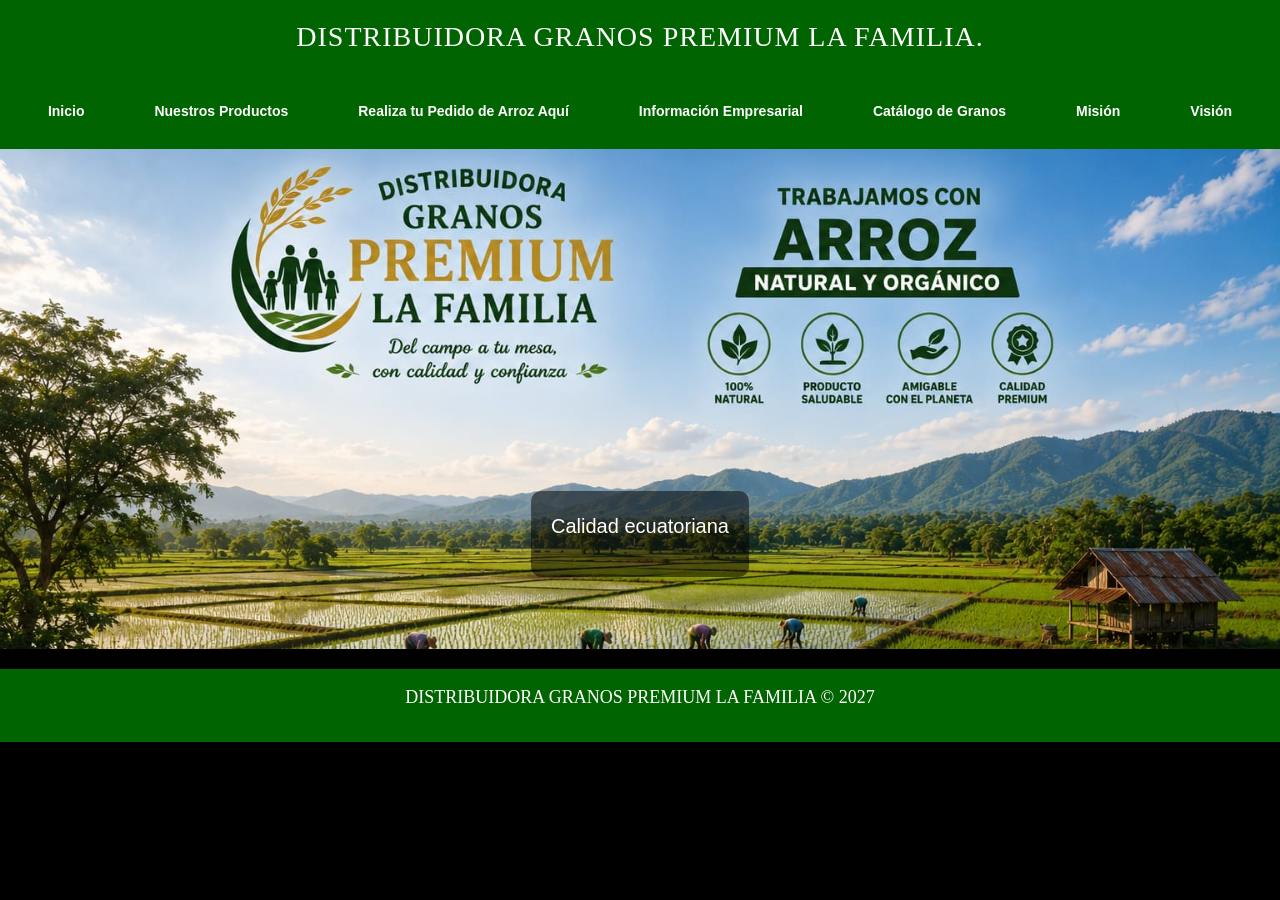
<file: index.html>
<!DOCTYPE html>
<html lang="es">
<head>
    <meta charset="UTF-8">
    <meta name="viewport" content="width=device-width, initial-scale=1.0">
    <title>DISTRIBUIDORA GRANOS PREMIUM LA FAMILIA</title>

    <link href="https://cdn.jsdelivr.net/npm/bootstrap@5.3.0/dist/css/bootstrap.min.css" rel="stylesheet">
    <link rel="stylesheet" href="style.css">
    <link rel="stylesheet" href="slider.css">

    <style>

        *{
            margin:0;
            padding:0;
            box-sizing:border-box;
        }

        header{
            background:#006400;
            padding:15px;
        }

        .titulo{
            color:#fff;
            text-align:center;
            margin-bottom:15px;
            font-size:28px;
        }

        nav{
            position:relative;
        }

        .btn-menu{
            display:none;
            font-size:30px;
            color:#006400;
            background:#fff;
            border:none;
            border-radius:5px;
            padding:5px 10px;
            cursor:pointer;
            margin:auto;
        }

        .menu{
            display:flex;
            justify-content:center;
            align-items:center;
            list-style:none;
            gap:20px;
        }

        .menu li a{
            color:white;
            text-decoration:none;
            padding:12px 15px;
            display:block;
            font-weight:bold;
            transition:.3s;
            border-radius:5px;
        }

        .menu li a:hover{
            background:#0b8d0b;
        }

        footer{
            background:#006400;
            color:white;
            padding:15px;
            margin-top:20px;
        }

        @media(max-width:768px){

            .btn-menu{
                display:block;
            }

            .menu{
                display:none;
                flex-direction:column;
                width:100%;
                margin-top:15px;
                background:#006400;
            }

            .menu.active{
                display:flex;
            }

            .menu li{
                width:100%;
                text-align:center;
                border-top:1px solid rgba(255,255,255,.2);
            }

            .menu li a{
                padding:15px;
            }

            .titulo{
                font-size:22px;
            }

        }

    </style>

</head>

<body>

<header>

<h1 class="titulo">DISTRIBUIDORA GRANOS PREMIUM LA FAMILIA.</h1>

<nav>

<button class="btn-menu" id="btn-menu">
☰
</button>

<ul class="menu" id="menu">

<li><a href="index.html">Inicio</a></li>

<li><a href="servicios.html">Nuestros Productos</a></li>

<li><a href="producto.html">Realiza tu Pedido de Arroz Aquí</a></li>

<li><a href="Informacion.html">Información Empresarial</a></li>
    <li><a href="catalago.html">Catálogo de Granos</a></li>

<li><a href="Informacion.html#Misión">Misión</a></li>

<li><a href="Informacion.html#Visión">Visión</a></li>

</ul>

</nav>

</header>


<div class="slider">

<div class="slides">

<div class="slide">
<img src="im/b.jpeg" alt="">
<div class="texto">
<h2></h2>
<p>Calidad ecuatoriana</p>
</div>
</div>

<div class="slide">
<img src="im/c.jpeg" alt="">
<div class="texto">
<h2></h2>
<p>Directo del campo</p>
</div>
</div>

<div class="slide">
<img src="im/d.jpeg" alt="">
<div class="texto">
<h2></h2>
<p>Granos seleccionados</p>
</div>
</div>

<div class="slide">
<img src="im/az.jpeg" alt="">
<div class="texto">
<h2></h2>
<p>Alimentos saludables</p>
</div>
</div>

</div>

</div>

<footer>

<center>
<p>DISTRIBUIDORA GRANOS PREMIUM LA FAMILIA © 2027</p>
</center>

</footer>

<script>

const boton=document.getElementById("btn-menu");
const menu=document.getElementById("menu");

boton.addEventListener("click",function(){
    menu.classList.toggle("active");
});

</script>

</body>
</html>
</file>
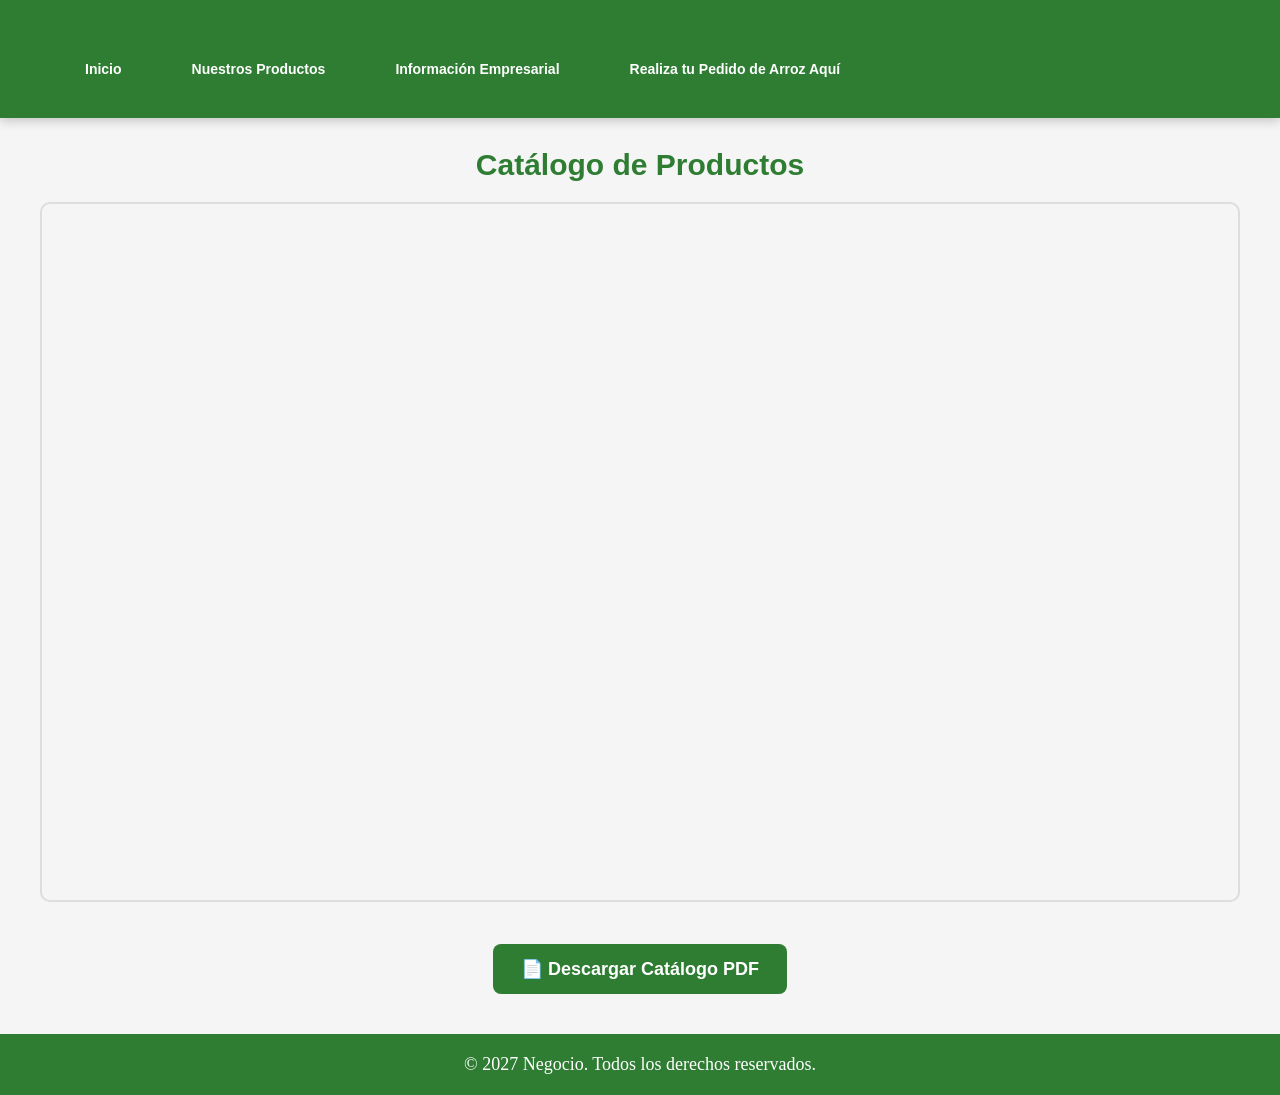
<file: catalago.html>
<!DOCTYPE html>
<html lang="es">
<head>
<meta charset="UTF-8">
<meta name="viewport" content="width=device-width, initial-scale=1.0">

<title>Catálogo de Arroz</title>

<link rel="stylesheet" href="style.css">
<link rel="stylesheet" href="slider.css">

<style>

*{
    margin:0;
    padding:0;
    box-sizing:border-box;
}

body{
    font-family:Arial, Helvetica, sans-serif;
    background:#f5f5f5;
}

/* ========= MENÚ ========= */

header{
    background:#2e7d32;
}

.nav{
    max-width:1200px;
    margin:auto;
    display:flex;
    justify-content:space-between;
    align-items:center;
    padding:15px 20px;
    position:relative;
}

.btn-menu{
    display:none;
    background:none;
    border:none;
    color:#fff;
    font-size:32px;
    cursor:pointer;
}

.menu{
    display:flex;
    list-style:none;
    gap:20px;
}

.menu li a{
    color:#fff;
    text-decoration:none;
    font-weight:bold;
    transition:.3s;
}

.menu li a:hover{
    color:#ffd54f;
}

/* ========= PDF ========= */

.pdf-container{
    width:95%;
    max-width:1200px;
    margin:30px auto;
    text-align:center;
}

.pdf-container h2{
    color:#2e7d32;
    margin-bottom:20px;
    font-size:30px;
}

.pdf-container iframe{
    width:100%;
    height:700px;
    border:2px solid #ddd;
    border-radius:10px;
}

.btn-descargar{
    display:inline-block;
    margin-top:20px;
    padding:14px 28px;
    background:#2e7d32;
    color:#fff;
    text-decoration:none;
    border-radius:8px;
    font-size:18px;
    font-weight:bold;
    transition:.3s;
}

.btn-descargar:hover{
    background:#1b5e20;
}

/* ========= FOOTER ========= */

footer{
    margin-top:40px;
    background:#2e7d32;
    color:#fff;
    text-align:center;
    padding:20px;
}

/* ========= RESPONSIVE ========= */

@media screen and (max-width:768px){

    .btn-menu{
        display:block;
    }

    .menu{
        display:none;
        flex-direction:column;
        position:absolute;
        top:70px;
        left:0;
        width:100%;
        background:#2e7d32;
        text-align:center;
        padding:15px 0;
        z-index:1000;
    }

    .menu.active{
        display:flex;
    }

    .menu li{
        margin:12px 0;
    }

    .menu li a{
        display:block;
        font-size:18px;
    }

    .pdf-container{
        width:96%;
    }

    .pdf-container h2{
        font-size:24px;
    }

    .pdf-container iframe{
        height:500px;
    }

    .btn-descargar{
        width:90%;
        max-width:320px;
        font-size:17px;
    }

}

@media screen and (max-width:480px){

    .pdf-container h2{
        font-size:22px;
    }

    .pdf-container iframe{
        height:350px;
    }

    .btn-descargar{
        width:95%;
        font-size:16px;
        padding:12px;
    }

}

</style>

</head>

<body>

<header>

<nav class="nav">

<button class="btn-menu" id="btn-menu">☰</button>

<ul class="menu" id="menu">

<li><a href="index.html">Inicio</a></li>

<li><a href="servicios.html">Nuestros Productos</a></li>

<li><a href="Informacion.html">Información Empresarial</a></li>

<li><a href="producto.html">Realiza tu Pedido de Arroz Aquí</a></li>

</ul>

</nav>

</header>

<section class="pdf-container">

<h2>Catálogo de Productos</h2>

<iframe
src="pdf/catalago.pdf"
title="Catálogo PDF">
</iframe>

<br><br>

<a href="pdf/catalago.pdf" download class="btn-descargar">
📄 Descargar Catálogo PDF
</a>

</section>

<footer>

<p>&copy; 2027 Negocio. Todos los derechos reservados.</p>

</footer>

<script>

const btnMenu=document.getElementById("btn-menu");
const menu=document.getElementById("menu");

btnMenu.addEventListener("click",function(){
    menu.classList.toggle("active");
});

const enlaces=document.querySelectorAll(".menu a");

enlaces.forEach(function(enlace){
    enlace.addEventListener("click",function(){
        menu.classList.remove("active");
    });
});

window.addEventListener("resize",function(){
    if(window.innerWidth>768){
        menu.classList.remove("active");
    }
});

</script>

</body>
</html>
</file>
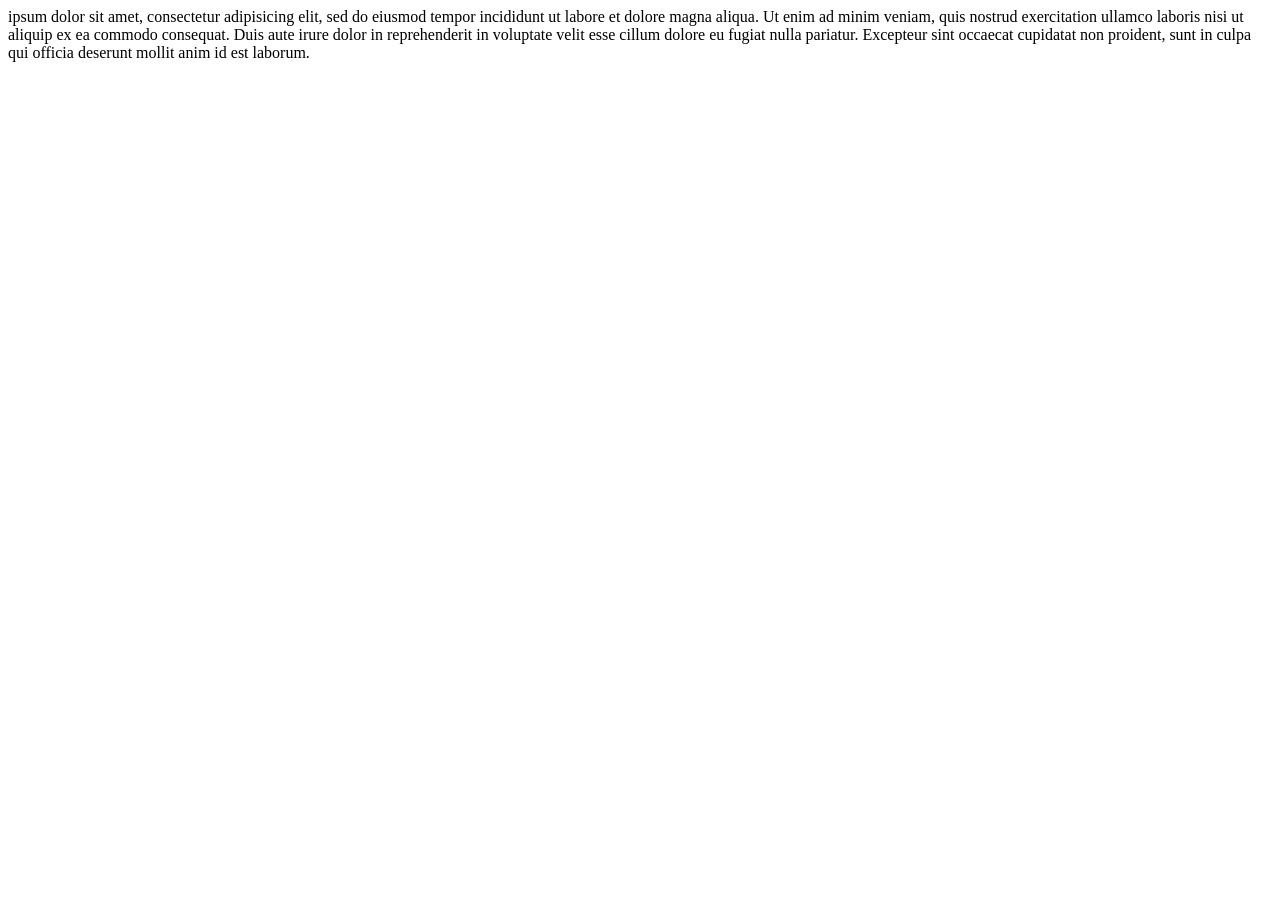
<file: contactos.html>
<!DOCTYPE html>
<html>
<head>
    <meta charset="utf-8">
    <meta name="viewport" content="width=device-width, initial-scale=1">
    <title></title>
</head>
<body>
<Lorem >ipsum dolor sit amet, consectetur adipisicing elit, sed do eiusmod
tempor incididunt ut labore et dolore magna aliqua. Ut enim ad minim veniam,
quis nostrud exercitation ullamco laboris nisi ut aliquip ex ea commodo
consequat. Duis aute irure dolor in reprehenderit in voluptate velit esse
cillum dolore eu fugiat nulla pariatur. Excepteur sint occaecat cupidatat non
proident, sunt in culpa qui officia deserunt mollit anim id est laborum.
</body>
</html>
</file>
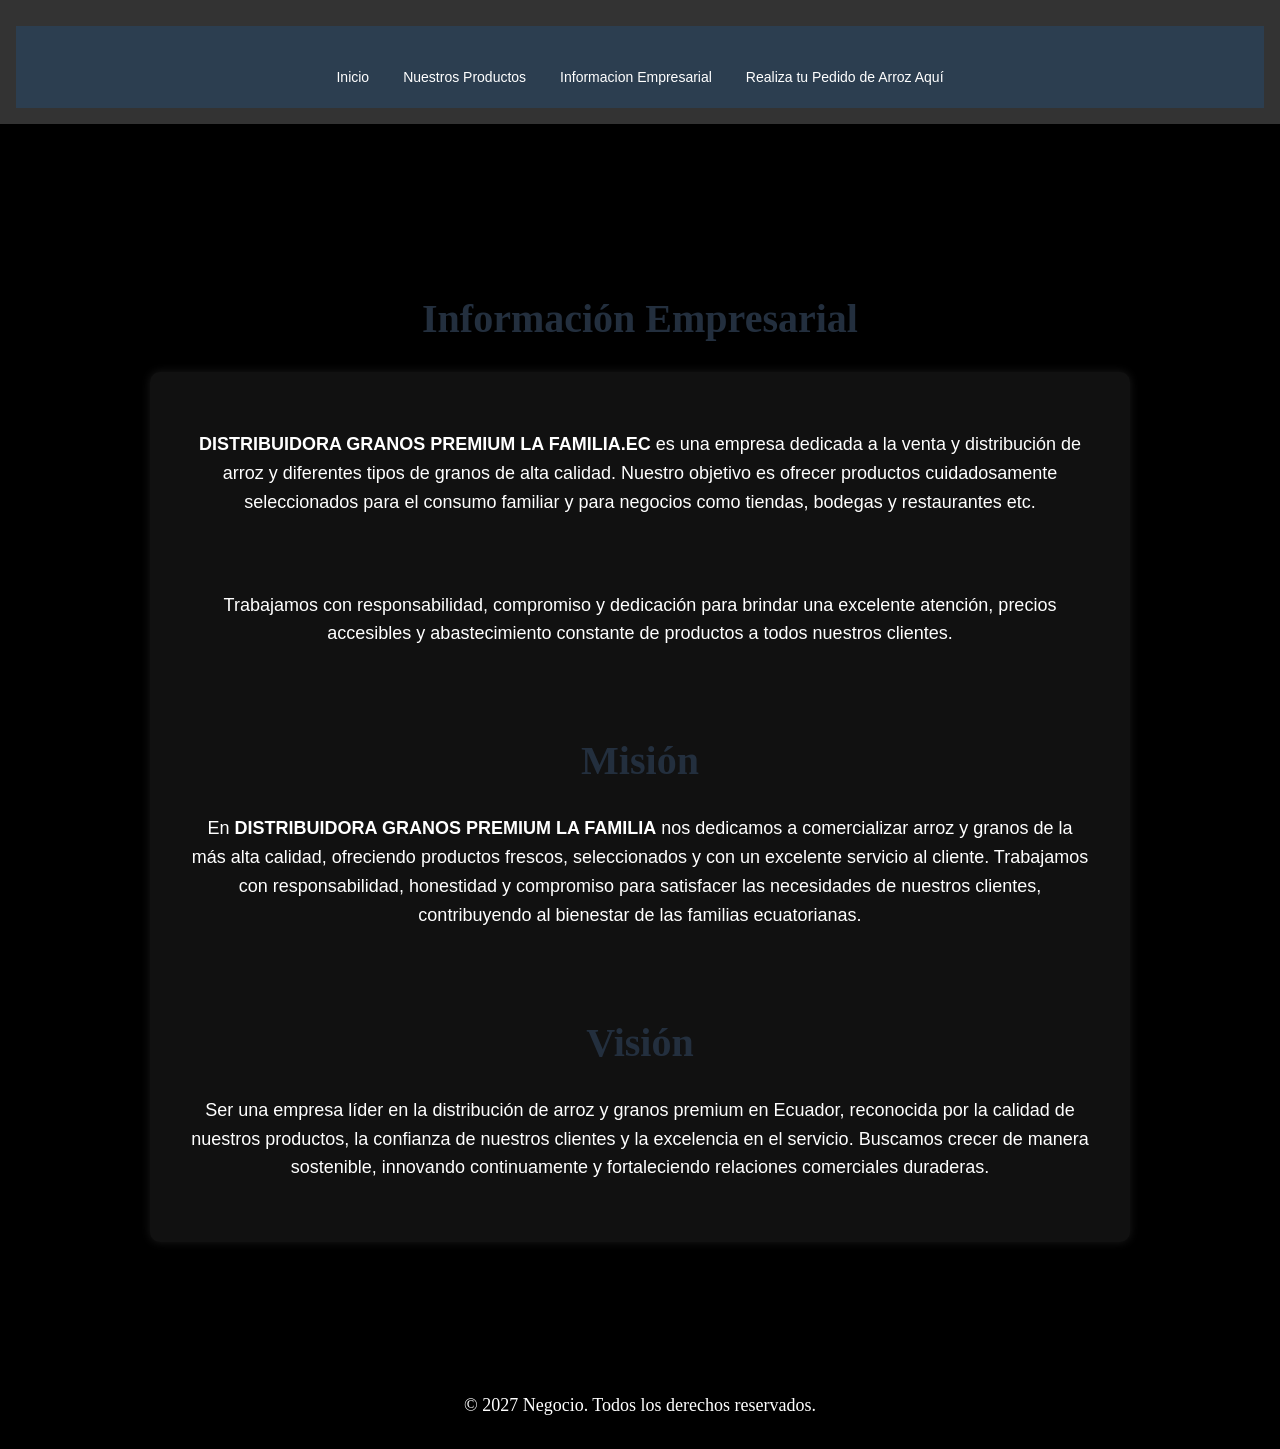
<file: informacion.html>
<!DOCTYPE html>
<html>
<head>
	<meta charset="utf-8">
	<meta name="viewport" content="width=device-width, initial-scale=1">
	 <link rel="stylesheet" href="style.css">
	  <link rel="stylesheet" href="slider.css">
	<title>Informacion</title>
    <style>
/* NAV */
.nav {
    background: #2c3e50;
    padding: 10px;
}

/* MENÚ */
.menu {
    display: flex;
    justify-content: center;
    flex-wrap: wrap;
    list-style: none;
    margin: 0;
    padding: 0;
}

.menu li {
    margin: 5px;
}

.menu li a {
    color: white;
    text-decoration: none;
    padding: 8px 12px;
}

/* BOTÓN */
.btn-menu {
    display: none;
    font-size: 25px;
    background: none;
    border: none;
    color: white;
}

/* CELULAR */
@media (max-width: 768px) {

    .btn-menu {
        display: block;
    }

    .menu {
        display: none;
        flex-direction: column;
        background: #34495e;
        width: 100%;
        text-align: center;
    }

    .menu.active {
        display: flex;
    }
}
</style>
</head>
<body>
 <header>
        
        <nav class="nav">
    <button class="btn-menu" id="btn-menu">☰</button>

    <ul class="menu" id="menu">
        <li><a href="index.html">Inicio</a></li>
        <li><a href="servicios.html">Nuestros Productos</a></li>
        
        <li><a href="Informacion.html">Informacion Empresarial</a></li>
        <li><a href="producto.html">Realiza tu Pedido de Arroz Aquí</a></li>
        
    </ul>
</nav>
    </header>
    
    <<section class="informacion">



<section class="informacion">

<h2>Información Empresarial</h2>

<div class="info-contenedor">

<div class="info-texto">

<p>
<strong>DISTRIBUIDORA GRANOS PREMIUM LA FAMILIA.EC</strong> es una empresa dedicada a la
venta y distribución de arroz y diferentes tipos de granos de alta calidad.
Nuestro objetivo es ofrecer productos cuidadosamente seleccionados para el
consumo familiar y para negocios como tiendas, bodegas y restaurantes etc.
</p><br><br>

<p>
Trabajamos con responsabilidad, compromiso y dedicación para brindar una
excelente atención, precios accesibles y abastecimiento constante de
productos a todos nuestros clientes.
</p><br><br>


<section class="empresa">
    <h2>Misión</h2>
    <p>
        En <strong>DISTRIBUIDORA GRANOS PREMIUM LA FAMILIA</strong> nos dedicamos
        a comercializar arroz y granos de la más alta calidad, ofreciendo productos
        frescos, seleccionados y con un excelente servicio al cliente. Trabajamos
        con responsabilidad, honestidad y compromiso para satisfacer las necesidades
        de nuestros clientes, contribuyendo al bienestar de las familias ecuatorianas.
    </p><br><br>

    <h2>Visión</h2>
    <p>
        Ser una empresa líder en la distribución de arroz y granos premium en Ecuador,
        reconocida por la calidad de nuestros productos, la confianza de nuestros
        clientes y la excelencia en el servicio. Buscamos crecer de manera sostenible,
        innovando continuamente y fortaleciendo relaciones comerciales duraderas.
    </p>
</section>

</div>

</div>

</section>
</section>

    <footer>
        <p>&copy; 2027 Negocio. Todos los derechos reservados.</p>
    </footer>

    <script>
document.getElementById("btn-menu").addEventListener("click", function() {
    document.getElementById("menu").classList.toggle("active");
});
</script>
</body>
</html>
</file>
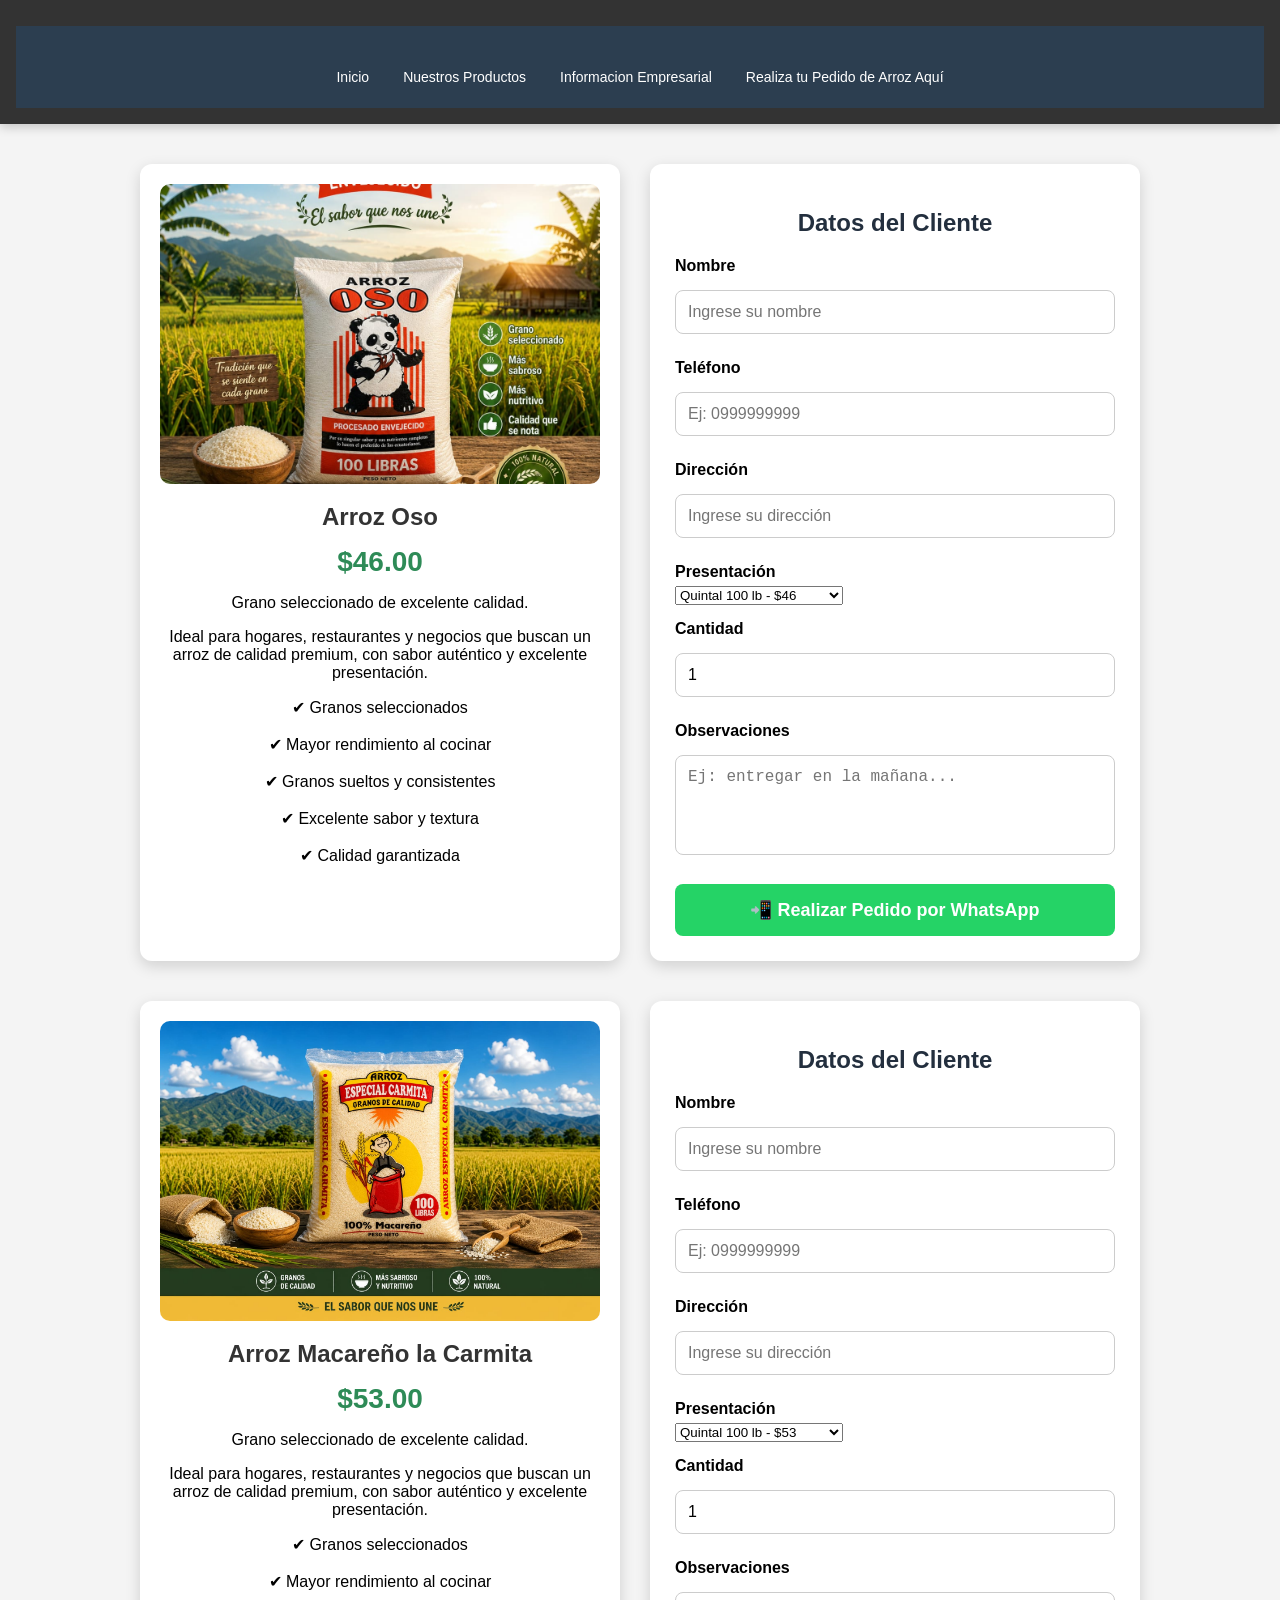
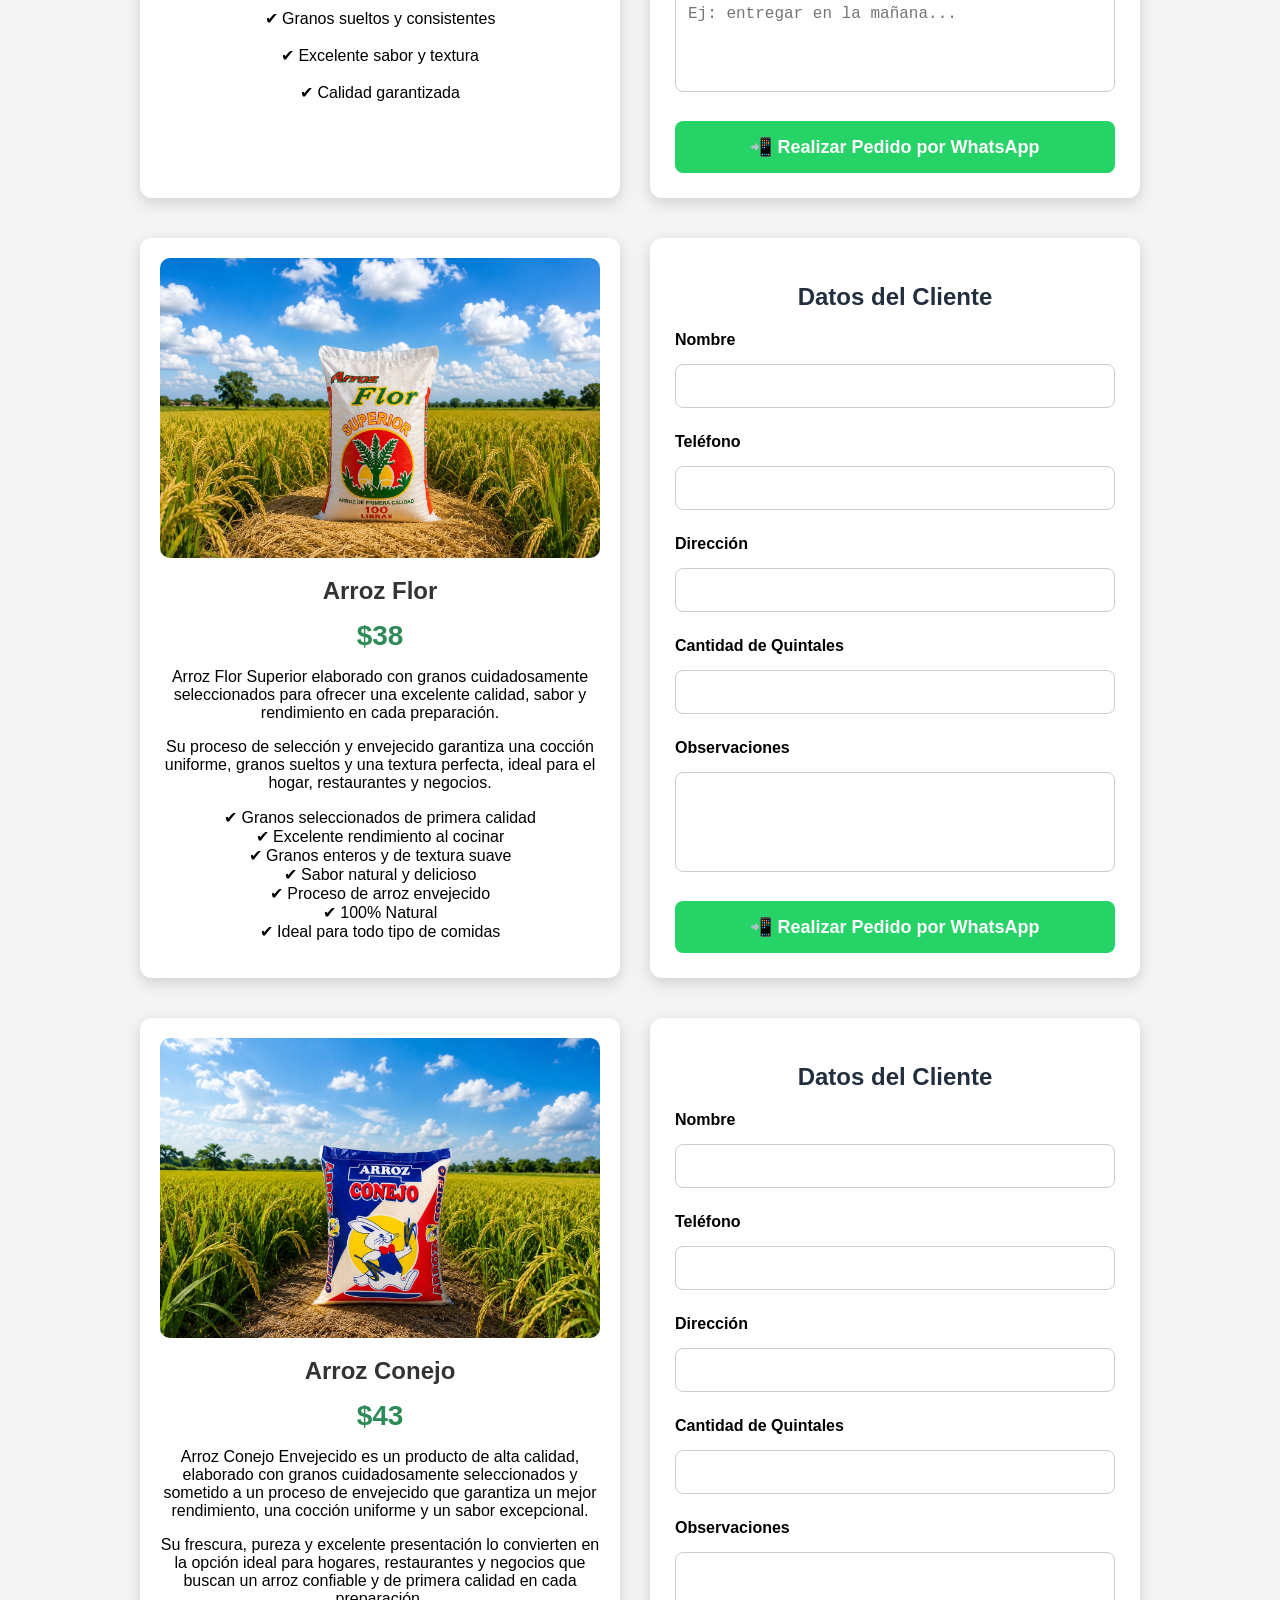
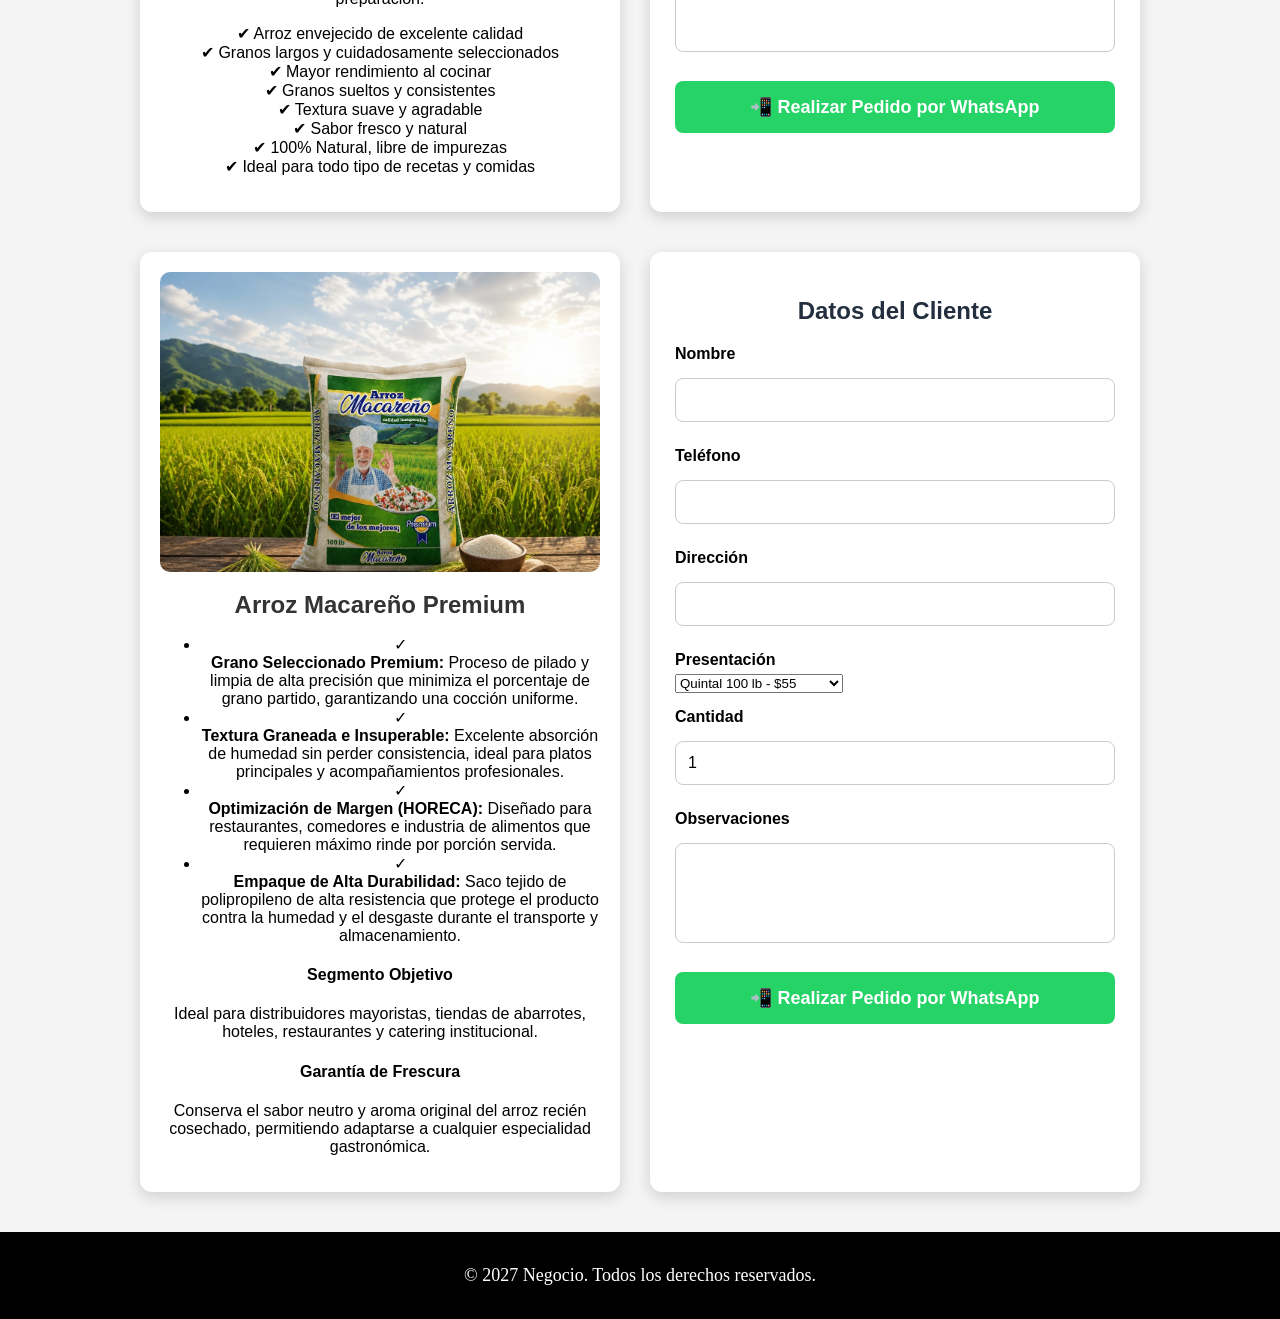
<file: producto.html>
<!DOCTYPE html>
<html>
<head>
    <meta charset="utf-8">
    <meta name="viewport" content="width=device-width, initial-scale=1">
    <link rel="stylesheet" href="style.css">
     <link rel="stylesheet" href="slider.css">
    <title>Producto</title>
    <style>
/* NAV */
.nav {
    background: #2c3e50;
    padding: 10px;
}

/* MENÚ */
.menu {
    display: flex;
    justify-content: center;
    flex-wrap: wrap;
    list-style: none;
    margin: 0;
    padding: 0;
}

.menu li {
    margin: 5px;
}

.menu li a {
    color: white;
    text-decoration: none;
    padding: 8px 12px;
}

/* BOTÓN */
.btn-menu {
    display: none;
    font-size: 25px;
    background: none;
    border: none;
    color: white;
}

/* CELULAR */
@media (max-width: 768px) {

    .btn-menu {
        display: block;
    }

    .menu {
        display: none;
        flex-direction: column;
        background: #34495e;
        width: 100%;
        text-align: center;
    }

    .menu.active {
        display: flex;
    }
}
</style>
</head>
<body>
<header>
       
        <nav class="nav">
    <button class="btn-menu" id="btn-menu">☰</button>

    <ul class="menu" id="menu">
        <li><a href="index.html">Inicio</a></li>
        <li><a href="servicios.html">Nuestros Productos</a></li>
         
        <li><a href="Informacion.html">Informacion Empresarial</a></li>
        <li><a href="producto.html">Realiza tu Pedido de Arroz Aquí</a></li>
        
    </ul>
</nav>
    </header>
   
<title>Formulario de Pedido</title>

<style>

body{
    margin:0;
    background:#f4f4f4;
    font-family:Arial, Helvetica, sans-serif;
}

.contenedor{
    max-width:1000px;
    margin:40px auto;
    display:flex;
    gap:30px;
    flex-wrap:wrap;
}

.producto{
    flex:1;
    min-width:320px;
    background:#fff;
    border-radius:12px;
    padding:20px;
    box-shadow:0 5px 15px rgba(0,0,0,.15);
    text-align:center;
n}

.producto img{
    width:100%;
    height:300px;
    object-fit:cover;
    border-radius:10px;
}

.producto h2{
    color:#333;
    margin:15px 0;
}

.precio{
    color:#2e8b57;
    font-size:28px;
    font-weight:bold;
}

.formulario{
    flex:1;
    min-width:320px;
    background:#fff;
    border-radius:12px;
    padding:25px;
    box-shadow:0 5px 15px rgba(0,0,0,.15);
}

.formulario h2{
    margin-bottom:20px;
}

.formulario label{
    display:block;
    margin-top:15px;
    margin-bottom:5px;
    font-weight:bold;
}

.formulario input,
.formulario textarea{
    width:100%;
    padding:12px;
    border:1px solid #ccc;
    border-radius:8px;
    font-size:16px;
    box-sizing:border-box;
}

.formulario textarea{
    resize:none;
}

button{
    width:100%;
    margin-top:25px;
    padding:15px;
    background:#25D366;
    color:#fff;
    border:none;
    border-radius:8px;
    font-size:18px;
    font-weight:bold;
    cursor:pointer;
}

button:hover{
    background:#1ebd5a;
}

</style>
</head>

<body>

<!-- ================================
     ARROZ OSO 
================================ -->

<div class="contenedor">

    <!-- PRODUCTO -->
    <div class="producto">

        <img src="im/oso.jpeg" alt="Arroz Oso ">


       <h2>Arroz Oso</h2>

<p class="precio">$46.00</p>
<p>Grano seleccionado de excelente calidad.</p>
 <p>
        Ideal para hogares, restaurantes y negocios que buscan un arroz de
        calidad premium, con sabor auténtico y excelente presentación.
   

  </p>
<p>
✔ Granos seleccionados<br><br>
✔ Mayor rendimiento al cocinar<br><br>
✔ Granos sueltos y consistentes<br><br>
✔ Excelente sabor y textura<br><br>
✔ Calidad garantizada
</p>
 



</div>



    <!-- FORMULARIO -->
    <div class="formulario">

        <h2>Datos del Cliente</h2>

        <form id="formOso"
              onsubmit="enviarWhatsappOso(); return false;">

            <label>Nombre</label>

            <input
                type="text"
                id="nombreOso"
                placeholder="Ingrese su nombre"
                required
            >


            <label>Teléfono</label>

            <input
                type="tel"
                id="telefonoOso"
                placeholder="Ej: 0999999999"
                required
            >


            <label>Dirección</label>

            <input
                type="text"
                id="direccionOso"
                placeholder="Ingrese su dirección"
                required
            >


            <!-- PRESENTACIÓN -->
            <label>Presentación</label>

            <select id="presentacionOso" required>

                <option value="quintal">
                    Quintal 100 lb - $46
                </option>

                <option value="medio_quintal">
                    Medio quintal 50 lb - $24
                </option>

                <option value="arroba">
                    Arroba 25 lb - $13.50
                </option>

            </select>


            <!-- CANTIDAD -->
            <label>Cantidad</label>

            <input
                type="number"
                id="cantidadOso"
                min="1"
                value="1"
                required
            >


            <!-- OBSERVACIONES -->
            <label>Observaciones</label>

            <textarea
                id="obsOso"
                rows="4"
                placeholder="Ej: entregar en la mañana..."
            ></textarea>


            <!-- BOTÓN -->
            <button type="submit">
                📲 Realizar Pedido por WhatsApp
            </button>

        </form>

    </div>

</div>


<!-- ================================
     JAVASCRIPT
================================ -->

<script>

function enviarWhatsappOso() {

    // Número de WhatsApp
    let numero = "593982727488";


    // Obtener presentación
    let presentacion =
        document.getElementById("presentacionOso").value;


    // Obtener cantidad
    let cantidad =
        parseInt(
            document.getElementById("cantidadOso").value
        ) || 0;


    // Tabla de precios
    let precios = {

        "quintal": {
            precio: 46,
            etiqueta: "Quintal(es) [100 lb]"
        },

        "medio_quintal": {
            precio: 24,
            etiqueta: "Medio Quintal(es) [50 lb]"
        },

        "arroba": {
            precio: 13.50,
            etiqueta: "Arroba(s) [25 lb]"
        }

    };


    // Obtener información seleccionada
    let seleccion =
        precios[presentacion] || precios["quintal"];


    let precioUnitario =
        seleccion.precio;


    let etiquetaPresentacion =
        seleccion.etiqueta;


    // Calcular total
    let total =
        cantidad * precioUnitario;


    // Datos del cliente
    let nombre =
        document.getElementById("nombreOso").value.trim();


    let telefono =
        document.getElementById("telefonoOso").value.trim();


    let direccion =
        document.getElementById("direccionOso").value.trim();


    let observaciones =
        document.getElementById("obsOso").value.trim();


    // Mensaje de WhatsApp
    let mensaje =
`🛒 *NUEVO PEDIDO - ARROZ OSO*

👤 *Cliente:* ${nombre}
📞 *Teléfono:* ${telefono}
📍 *Dirección:* ${direccion}

🌾 *Producto:* Arroz Oso 
📦 *Presentación:* ${etiquetaPresentacion}
🔢 *Cantidad:* ${cantidad}

💵 *Precio unitario:* $${precioUnitario.toFixed(2)}
💰 *Total a pagar:* $${total.toFixed(2)}

📝 *Observaciones:*
${observaciones || "Sin observaciones"}

¡Gracias por su pedido! 🙌`;


    // Crear URL de WhatsApp
    let url =
        "https://wa.me/" +
        numero +
        "?text=" +
        encodeURIComponent(mensaje);


    // Abrir WhatsApp
    window.open(url, "_blank");


    // Limpiar formulario
    document.getElementById("formOso").reset();

}

</script>
   




    <!-- ================================
     ARROZ MACAREÑO LA CARMITA 
================================ -->

<div class="contenedor">
    
    <div class="producto">

        <img src="im/zz.jpeg" alt="Arroz Macareño la Carmita">


       <h2>Arroz Macareño la Carmita</h2>

<p class="precio">$53.00</p>
<p>Grano seleccionado de excelente calidad.</p>
 <p>
        Ideal para hogares, restaurantes y negocios que buscan un arroz de
        calidad premium, con sabor auténtico y excelente presentación.
   

  </p>
<p>
✔ Granos seleccionados<br><br>
✔ Mayor rendimiento al cocinar<br><br>
✔ Granos sueltos y consistentes<br><br>
✔ Excelente sabor y textura<br><br>
✔ Calidad garantizada
</p>
 



</div>



    <!-- FORMULARIO -->
    <div class="formulario">

        <h2>Datos del Cliente</h2>

        <form id="formMac"
              onsubmit="enviarWhatsappMac(); return false;">

            <label>Nombre</label>

            <input
                type="text"
                id="nombreMac"
                placeholder="Ingrese su nombre"
                required
            >


            <label>Teléfono</label>

            <input
                type="tel"
                id="telefonoMac"
                placeholder="Ej: 0999999999"
                required
            >


            <label>Dirección</label>

            <input
                type="text"
                id="direccionMac"
                placeholder="Ingrese su dirección"
                required
            >


            <!-- PRESENTACIÓN -->
            <label>Presentación</label>

            <select id="presentacionMac" required>

                <option value="quintal">
                    Quintal 100 lb - $53
                </option>

                <option value="medio_quintal">
                    Medio quintal 50 lb - $27
                </option>

                <option value="arroba">
                    Arroba 25 lb - $14
                </option>

            </select>


            <!-- CANTIDAD -->
            <label>Cantidad</label>

            <input
                type="number"
                id="cantidadMac"
                min="1"
                value="1"
                required
            >


            <!-- OBSERVACIONES -->
            <label>Observaciones</label>

            <textarea
                id="obsMac"
                rows="4"
                placeholder="Ej: entregar en la mañana..."
            ></textarea>


            <!-- BOTÓN -->
            <button type="submit">
                📲 Realizar Pedido por WhatsApp
            </button>

        </form>

    </div>

</div>


<!-- ================================
     JAVASCRIPT
================================ -->

<script>

function enviarWhatsappMac() {

    // Número de WhatsApp
    let numero = "593982727488";


    // Obtener presentación
    let presentacion =
        document.getElementById("presentacionMac").value;


    // Obtener cantidad
    let cantidad =
        parseInt(
            document.getElementById("cantidadMac").value
        ) || 0;


    // Tabla de precios
    let precios = {

        "quintal": {
            precio: 53,
            etiqueta: "Quintal(es) [100 lb]"
        },

        "medio_quintal": {
            precio: 27,
            etiqueta: "Medio Quintal(es) [50 lb]"
        },

        "arroba": {
            precio: 14,
            etiqueta: "Arroba(s) [25 lb]"
        }

    };


    // Obtener información seleccionada
    let seleccion =
        precios[presentacion] || precios["quintal"];


    let precioUnitario =
        seleccion.precio;


    let etiquetaPresentacion =
        seleccion.etiqueta;


    // Calcular total
    let total =
        cantidad * precioUnitario;


    // Datos del cliente
    let nombre =
        document.getElementById("nombreMac").value.trim();


    let telefono =
        document.getElementById("telefonoMac").value.trim();


    let direccion =
        document.getElementById("direccionMac").value.trim();


    let observaciones =
        document.getElementById("obsMac").value.trim();


    // Mensaje de WhatsApp
    let mensaje =
`🛒 *NUEVO PEDIDO - ARROZ MACAREÑO LA CARMITA*

👤 *Cliente:* ${nombre}
📞 *Teléfono:* ${telefono}
📍 *Dirección:* ${direccion}

🌾 *Producto:* Arroz Macareño la Carmita
📦 *Presentación:* ${etiquetaPresentacion}
🔢 *Cantidad:* ${cantidad}

💵 *Precio unitario:* $${precioUnitario.toFixed(2)}
💰 *Total a pagar:* $${total.toFixed(2)}

📝 *Observaciones:*
${observaciones || "Sin observaciones"}

¡Gracias por su pedido! 🙌`;


    // Crear URL de WhatsApp
    let url =
        "https://wa.me/" +
        numero +
        "?text=" +
        encodeURIComponent(mensaje);


    // Abrir WhatsApp
    window.open(url, "_blank");


    // Limpiar formulario
    document.getElementById("formMac").reset();

}

</script>
   



    
    <div class="contenedor">

    <div class="producto">

        <img src="im/s.jpeg" alt="Arroz Flor">

        <h2>Arroz Flor</h2>

         <p class="precio">$38</p>

        <p>Arroz Flor Superior elaborado con granos cuidadosamente seleccionados para ofrecer una excelente calidad, sabor y rendimiento en cada preparación.</p>

<p>
Su proceso de selección y envejecido garantiza una cocción uniforme, granos sueltos y una textura perfecta, ideal para el hogar, restaurantes y negocios.
</p>

<p>
✔ Granos seleccionados de primera calidad<br>
✔ Excelente rendimiento al cocinar<br>
✔ Granos enteros y de textura suave<br>
✔ Sabor natural y delicioso<br>
✔ Proceso de arroz envejecido<br>
✔ 100% Natural<br>
✔ Ideal para todo tipo de comidas
</p>

    </div>

    <div class="formulario">

        <h2>Datos del Cliente</h2>

        <form id="formFlor" onsubmit="enviarWhatsappFlor(); return false;">

            <label>Nombre</label>
            <input type="text" id="nombreFlor" required>

            <label>Teléfono</label>
            <input type="text" id="telefonoFlor" required>

            <label>Dirección</label>
            <input type="text" id="direccionFlor" required>

            <label>Cantidad de Quintales</label>
            <input type="number" id="cantidadFlor" min="1" required>

            <label>Observaciones</label>
            <textarea id="obsFlor" rows="4"></textarea>

            <button type="submit">
                📲 Realizar Pedido por WhatsApp
            </button>

        </form>

    </div>

</div>

<script>

function enviarWhatsappFlor(){

    let numero = "593982727488";
    let precio = 38;

    let cantidad = parseInt(document.getElementById("cantidadFlor").value) || 0;
    let total = cantidad * precio;

    let mensaje =
`🛒 *NUEVO PEDIDO*

👤 Cliente: ${document.getElementById("nombreFlor").value}
📞 Teléfono: ${document.getElementById("telefonoFlor").value}
📍 Dirección: ${document.getElementById("direccionFlor").value}

🌾 Producto: Arroz Flor
🌾 Cantidad: ${cantidad} quintal(es)
💵 Precio por quintal: $${precio}
💰 Total: $${total}

📝 Observaciones:
${document.getElementById("obsFlor").value}`;

    let url = "https://wa.me/" + numero + "?text=" + encodeURIComponent(mensaje);

    window.open(url, "_blank");

    // Limpiar solo este formulario
    document.getElementById("formFlor").reset();

    return false;
}

</script> 


<div class="contenedor">

    <div class="producto">

        <img src="im/q.jpeg" alt="Arroz Conejo">

        <h2>Arroz Conejo</h2>

         <p class="precio">$43</p>

       <p>
Arroz Conejo Envejecido es un producto de alta calidad, elaborado con granos cuidadosamente seleccionados y sometido a un proceso de envejecido que garantiza un mejor rendimiento, una cocción uniforme y un sabor excepcional.
</p>

<p>
Su frescura, pureza y excelente presentación lo convierten en la opción ideal para hogares, restaurantes y negocios que buscan un arroz confiable y de primera calidad en cada preparación.
</p>

<p>
✔ Arroz envejecido de excelente calidad<br>
✔ Granos largos y cuidadosamente seleccionados<br>
✔ Mayor rendimiento al cocinar<br>
✔ Granos sueltos y consistentes<br>
✔ Textura suave y agradable<br>
✔ Sabor fresco y natural<br>
✔ 100% Natural, libre de impurezas<br>
✔ Ideal para todo tipo de recetas y comidas
</p>
    </div>

    <div class="formulario">

        <h2>Datos del Cliente</h2>

        <form id="formConejo" onsubmit="enviarWhatsappConejo(); return false;">

            <label>Nombre</label>
            <input type="text" id="nombreConejo" required>

            <label>Teléfono</label>
            <input type="text" id="telefonoConejo" required>

            <label>Dirección</label>
            <input type="text" id="direccionConejo" required>

            <label>Cantidad de Quintales</label>
            <input type="number" id="cantidadConejo" min="1" required>

            <label>Observaciones</label>
            <textarea id="obsConejo" rows="4"></textarea>

            <button type="submit">
                📲 Realizar Pedido por WhatsApp
            </button>

        </form>

    </div>

</div>

<script>

function enviarWhatsappConejo(){

    let numero = "593982727488";
    let precio = 43;

    let cantidad = parseInt(document.getElementById("cantidadConejo").value) || 0;
    let total = cantidad * precio;

    let mensaje =
`🛒 *NUEVO PEDIDO*

👤 Cliente: ${document.getElementById("nombreConejo").value}
📞 Teléfono: ${document.getElementById("telefonoConejo").value}
📍 Dirección: ${document.getElementById("direccionConejo").value}

🌾 Producto: Arroz Conejo
🌾 Cantidad: ${cantidad} quintal(es)
💵 Precio por quintal: $${precio}
💰 Total: $${total}

📝 Observaciones:
${document.getElementById("obsConejo").value}`;

    let url = "https://wa.me/" + numero + "?text=" + encodeURIComponent(mensaje);

    window.open(url, "_blank");

    // Limpiar solo este formulario
    document.getElementById("formConejo").reset();

    return false;
}

</script> 



<!-- CÓDIGO MACAREÑO VERDE-->

<div class="contenedor">

    <div class="producto">

        <img src="img/maca3v.jpeg" alt="Arroz Macareño Premium">

        <h2>Arroz Macareño Premium</h2>
        <!-- Características Técnicas y Comerciales -->
        <ul class="features-list">
          <li>
            <span class="icon-check">✓</span>
            <div>
              <strong>Grano Seleccionado Premium:</strong> Proceso de pilado y limpia de alta precisión que minimiza el porcentaje de grano partido, garantizando una cocción uniforme.
            </div>
          </li>
          <li>
            <span class="icon-check">✓</span>
            <div>
              <strong>Textura Graneada e Insuperable:</strong> Excelente absorción de humedad sin perder consistencia, ideal para platos principales y acompañamientos profesionales.
            </div>
          </li>
          <li>
            <span class="icon-check">✓</span>
            <div>
              <strong>Optimización de Margen (HORECA):</strong> Diseñado para restaurantes, comedores e industria de alimentos que requieren máximo rinde por porción servida.
            </div>
          </li>
          <li>
            <span class="icon-check">✓</span>
            <div>
              <strong>Empaque de Alta Durabilidad:</strong> Saco tejido de polipropileno de alta resistencia que protege el producto contra la humedad y el desgaste durante el transporte y almacenamiento.
            </div>
          </li>
        </ul>

      <!-- Columna Lateral / Argumentos de Venta -->
      <aside class="sidebar">
        
        <div class="sidebar-box">
          <h4>Segmento Objetivo</h4>
          <p>Ideal para distribuidores mayoristas, tiendas de abarrotes, hoteles, restaurantes y catering institucional.</p>
        </div>

        <div class="sidebar-box">
          <h4>Garantía de Frescura</h4>
          <p>Conserva el sabor neutro y aroma original del arroz recién cosechado, permitiendo adaptarse a cualquier especialidad gastronómica.</p>
        </div>

      </aside>

    </div>

    <div class="formulario">

        <h2>Datos del Cliente</h2>

        <form id="formMacareno" onsubmit="enviarWhatsappMacareno(); return false;">

            <label>Nombre</label>
            <input type="text" id="nombreMacareno" required>

            <label>Teléfono</label>
            <input type="text" id="telefonoMacareno" required>

            <label>Dirección</label>
            <input type="text" id="direccionMacareno" required>

            <label>Presentación</label>
            <select id="presentacionMacareno" required>
                <option value="quintal">Quintal 100 lb - $55</option>
                <option value="medio_quintal">Medio quintal 50 lb - $28</option>
                <option value="arroba">Arroba 25 lb - $14</option>
            </select>

            <label>Cantidad</label>
            <input type="number" id="cantidadMacareno" min="1" value="1" required>

            <label>Observaciones</label>
            <textarea id="obsMacareno" rows="4"></textarea>

            <button type="submit">
                📲 Realizar Pedido por WhatsApp
            </button>

        </form>

    </div>

</div>

<script>
function enviarWhatsappMacareno(){

    let numero = "593982727488";
    let presentacion = document.getElementById("presentacionMacareno").value;
    let cantidad = parseInt(document.getElementById("cantidadMacareno").value) || 0;

    // Tabla de Precios y Etiquetas
    let precios = {
        "quintal": { precio: 55, etiqueta: "Quintal(es) [100 lb]" },
        "medio_quintal": { precio: 28, etiqueta: "Medio Quintal(es) [50 lb]" },
        "arroba": { precio: 14, etiqueta: "Arroba(s) [25 lb]" }
    };

    let seleccion = precios[presentacion] || precios["quintal"];
    let precioUnitario = seleccion.precio;
    let etiquetaPresentacion = seleccion.etiqueta;
    let total = cantidad * precioUnitario;

    let mensaje =
`🛒 *NUEVO PEDIDO - ARROZ MACAREÑO*

👤 Cliente: ${document.getElementById("nombreMacareno").value}
📞 Teléfono: ${document.getElementById("telefonoMacareno").value}
📍 Dirección: ${document.getElementById("direccionMacareno").value}

🌾 Producto: Arroz Macareño Premium
📦 Presentación: ${etiquetaPresentacion}
🔢 Cantidad: ${cantidad}
💵 Precio unitario: $${precioUnitario}
💰 Total a pagar: $${total}

📝 Observaciones:
${document.getElementById("obsMacareno").value || "Sin observaciones"}`;

    let url = "https://wa.me/" + numero + "?text=" + encodeURIComponent(mensaje);

    window.open(url, "_blank");

    // Limpiar formulario
    document.getElementById("formMacareno").reset();

    return false;
}
</script>
</body>
 <footer>
        <p>&copy; 2027 Negocio. Todos los derechos reservados.</p>
    </footer>
     <script>
document.getElementById("btn-menu").addEventListener("click", function() {
    document.getElementById("menu").classList.toggle("active");
});
</script>
</html>
</file>
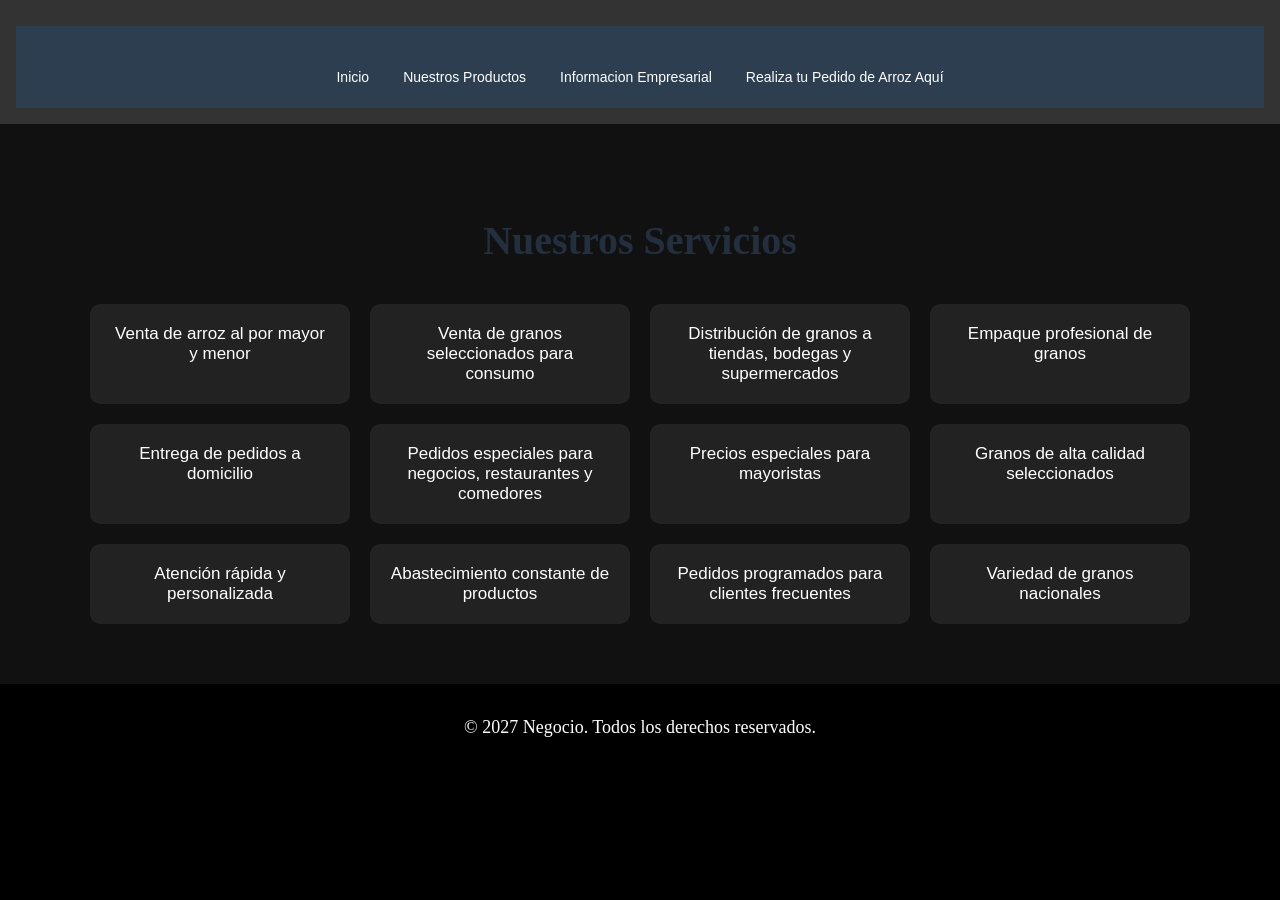
<file: servicios.html>
<!DOCTYPE html>
<html>
<head>
	<meta charset="utf-8">
	<meta name="viewport" content="width=device-width, initial-scale=1">
	<link rel="stylesheet" href="style.css">
	 <link rel="stylesheet" href="slider.css">
	<title>Servicios</title>
    <style>
/* NAV */
.nav {
    background: #2c3e50;
    padding: 10px;
}

/* MENÚ */
.menu {
    display: flex;
    justify-content: center;
    flex-wrap: wrap;
    list-style: none;
    margin: 0;
    padding: 0;
}

.menu li {
    margin: 5px;
}

.menu li a {
    color: white;
    text-decoration: none;
    padding: 8px 12px;
}

/* BOTÓN */
.btn-menu {
    display: none;
    font-size: 25px;
    background: none;
    border: none;
    color: white;
}

/* CELULAR */
@media (max-width: 768px) {

    .btn-menu {
        display: block;
    }

    .menu {
        display: none;
        flex-direction: column;
        background: #34495e;
        width: 100%;
        text-align: center;
    }

    .menu.active {
        display: flex;
    }
}
</style>
</head>
<body>
 <header>
       
         <nav class="nav">
    <button class="btn-menu" id="btn-menu">☰</button>

    <ul class="menu" id="menu">
        <li><a href="index.html">Inicio</a></li>
        <li><a href="servicios.html">Nuestros Productos</a></li>
        
        <li><a href="Informacion.html">Informacion Empresarial</a></li>
        <li><a href="producto.html">Realiza tu Pedido de Arroz Aquí</a></li>
        
    </ul>
</nav>
    </header>
    
    
<section class="servicios">

<h2>Nuestros Servicios</h2>

<div class="contenedor-servicios">

<div class="servicio">Venta de arroz al por mayor y menor</div>

<div class="servicio">Venta de granos seleccionados para consumo</div>

<div class="servicio">Distribución de granos a tiendas, bodegas y supermercados</div>

<div class="servicio">Empaque profesional de granos</div>

<div class="servicio">Entrega de pedidos a domicilio</div>

<div class="servicio">Pedidos especiales para negocios, restaurantes y comedores</div>

<div class="servicio">Precios especiales para mayoristas</div>

<div class="servicio">Granos de alta calidad seleccionados</div>

<div class="servicio">Atención rápida y personalizada</div>

<div class="servicio">Abastecimiento constante de productos</div>

<div class="servicio">Pedidos programados para clientes frecuentes</div>

<div class="servicio">Variedad de granos nacionales</div>

</div>

</section>
    <footer>
        <p>&copy; 2027 Negocio. Todos los derechos reservados.</p>
    </footer>
     <script>
document.getElementById("btn-menu").addEventListener("click", function() {
    document.getElementById("menu").classList.toggle("active");
});
</script>
</body>
</html>
</file>
<file: style.css>
body {
    font-family: Arial, sans-serif;
    margin: 0;
    padding: 0;
}
/* RESET */

body{
margin:0;
font-family: 'Segoe UI', Arial, sans-serif;
}

/* HEADER */

header{
background:#232f3e;
color:white;
padding:10px 0;
box-shadow:0px 3px 10px rgba(0,0,0,0.2);
}

/* TITULO */

.titulo{
text-align:center;
margin:5px;
font-size:20px;
letter-spacing:1px;
}

/* NAV */

nav{
display:flex;
justify-content:center;
margin-top:10px;
}

/* MENU */

nav ul{
list-style:none;
display:flex;
padding:0;
margin:0;
flex-wrap:wrap;
}

/* ITEMS */

nav ul li{
margin:5px;
}

/* LINKS */

nav ul li a{
text-decoration:none;
color:white;
padding:10px 15px;
border-radius:5px;
transition:0.3s;
font-size:14px;
}

/* HOVER tipo Amazon */

nav ul li a:hover{
background:#ff9900;
color:black;
}

/* RESPONSIVE */

@media(max-width:768px){

.titulo{
font-size:16px;
}

nav ul{
flex-direction:column;
align-items:center;
}

nav ul li{
width:100%;
text-align:center;
}

nav ul li a{
display:block;
width:100%;
}

}
header {
    background-color: #333;
    color: white;
    padding: 1rem;
    text-align: center;
}

nav ul {
    padding: 0;
    list-style: none;
}

nav ul li {
    display: inline;
    margin: 0 10px;
}

nav a {
    color: white;
    text-decoration: none;
}

.hero {
    padding: 2rem;
    text-align: center;
    background-color: #f4f4f4;
}

/* Responsive: Ajustes para pantallas pequeñas */
@media (max-width: 600px) {
    nav ul li {
        display: block;
        margin: 10px 0;
    }
}


.formulario-contacto{
width:400px;
margin:auto;
padding:20px;
background:#f5f5f5;
border-radius:10px;
box-shadow:0 5px 15px rgba(0,0,0,0.1);
}

.form-contacto input,
.form-contacto textarea{
width:100%;
padding:10px;
margin-bottom:10px;
border-radius:5px;
border:1px solid #ccc;
}

.form-contacto button{
background:#27ae60;
color:white;
border:none;
padding:10px;
width:100%;
border-radius:5px;
cursor:pointer;
}

.form-contacto button:hover{
background:#219150;
}


/* fondo de la página */

body{
background: linear-gradient(135deg,#eef2f7,#d9e2ec);
font-family: 'Segoe UI', Arial, sans-serif;
margin:0;
padding:0;
}

/* contenedor del formulario */

.container{
width:420px;
margin:60px auto;
background:white;
padding:35px;
border-radius:12px;
box-shadow:0px 10px 35px rgba(0,0,0,0.15);
transition:0.3s;
}

.container:hover{
transform:translateY(-5px);
}

/* titulo */

h2{
text-align:center;
color:#232f3e;
margin-bottom:25px;
font-weight:600;
}

/* campos */

input, textarea{
width:100%;
padding:12px;
margin-top:10px;
border:1px solid #ccc;
border-radius:6px;
font-size:14px;
transition:0.3s;
}

/* efecto al seleccionar */

input:focus, textarea:focus{
border-color:#ff9900;
box-shadow:0px 0px 5px rgba(255,153,0,0.5);
outline:none;
}

/* textarea */

textarea{
resize:none;
height:100px;
}

/* calendario */

input[type="date"]{
cursor:pointer;
}

/* botón */

button{
width:100%;
background: linear-gradient(45deg,#ff9900,#ffb84d);
color:white;
border:none;
padding:12px;
margin-top:18px;
font-size:16px;
border-radius:6px;
cursor:pointer;
font-weight:bold;
transition:0.3s;
}

/* hover botón */

button:hover{
background: linear-gradient(45deg,#e68900,#ff9900);
transform:scale(1.03);
}

/* link */

a{
display:block;
text-align:center;
margin-top:20px;
color:#232f3e;
text-decoration:none;
font-weight:500;
}

a:hover{
color:#ff9900;
}
</file>
<file: slider.css>
body{
margin:0;
font-family:Arial;
background:#111;
}

.slider{
width:100%;
height:500px;
overflow:hidden;
}

.slides{
display:flex;
width:400%;
animation:slider 16s infinite;
}

.slide{
width:100%;
height:500px;
position:relative;
display:flex;
justify-content:center;
align-items:center;
}

.slide{
    width:400%;
    height:100vw;
    max-height:770px;
    min-height:400px;
    display:flex;
    justify-content:center;
    align-items:center;
    overflow:hidden;
}

.slide img{
    width:100%;
    height:200%;
    object-fit:contain;
    object-position:center;
}

.texto{
position:absolute;
top:50%;
left:50%;
transform:translate(-50%,-50%);
color:white;
text-align:center;
background:rgba(0,0,0,0.5);
padding:20px;
border-radius:10px;
}
.texto h2{
font-size:40px;
margin:0;
}

.texto p{
font-size:20px;
}


@keyframes slider{

0%{margin-left:0;}
20%{margin-left:0;}

25%{margin-left:-100%;}
45%{margin-left:-100%;}

50%{margin-left:-200%;}
70%{margin-left:-200%;}

75%{margin-left:-300%;}
100%{margin-left:-300%;}

}
footer {
background:#000;
color:white;
font-family:"Times New Roman", Times, serif;
text-align:center;
padding:15px;
font-size:18px;
}



body{
background:black;
}

.titulo{
text-align:center;
font-family:"Times New Roman", serif;
font-size:40px;
animation:cambiarColor 8s infinite;
}

@keyframes cambiarColor{

0%{color:#ffffff;}
25%{color:#FFD700;}
50%{color:#00FF7F;}
75%{color:#00BFFF;}
100%{color:#FF4500;}

}



.servicios{
background:#111;
color:white;
padding:60px 20px;
text-align:center;
}

.servicios h2{
font-size:40px;
margin-bottom:40px;
font-family:"Times New Roman", serif;
}

.contenedor-servicios{
display:grid;
grid-template-columns:repeat(auto-fit,minmax(250px,1fr));
gap:20px;
max-width:1100px;
margin:auto;
}

.servicio{
background:#222;
padding:20px;
border-radius:10px;
font-size:17px;
transition:0.4s;
}

.servicio:hover{
background:#FFD700;
color:black;
transform:scale(1.05);
}

.informacion{
background:#000;
color:white;
padding:60px 20px;
text-align:center;
}

.informacion h2{
font-size:40px;
margin-bottom:30px;
font-family:"Times New Roman", serif;
}

.info-contenedor{
max-width:900px;
margin:auto;
background:#111;
padding:40px;
border-radius:10px;
box-shadow:0px 0px 10px rgba(255,255,255,0.1);
}

.info-texto p{
font-size:18px;
line-height:1.6;
margin-bottom:20px;
}



.productos{
background:#00000;
color:white;
padding:60px 20px;
text-align:center;
}

.productos h2{
font-size:40px;
margin-bottom:40px;
font-family:"Times New Roman", serif;
}

.contenedor-productos{
display:grid;
grid-template-columns:repeat(auto-fit,minmax(250px,1fr));
gap:25px;
max-width:1100px;
margin:auto;
}

.producto{
background:#111;
padding:25px;
border-radius:10px;
transition:0.4s;
}

.producto:hover{
background:#FFD700;
color:black;
transform:scale(1.05);
}

.descripcion{
font-size:15px;
margin:10px 0;
}

.precio{
font-size:20px;
font-weight:bold;
margin-bottom:10px;
}

input{
width:80%;
padding:8px;
margin-bottom:10px;
border-radius:5px;
border:none;
}

button{
padding:10px 20px;
background:#00aaff;
color:white;
border:none;
border-radius:5px;
cursor:pointer;
}

button:hover{
background:#0077aa;
}


.formulario-contacto{
background:#111;
color:white;
padding:60px 20px;
text-align:center;
}

.formulario-contacto h2{
font-size:40px;
margin-bottom:30px;
font-family:"Times New Roman", serif;
}

.form-contacto{
max-width:500px;
margin:auto;
display:flex;
flex-direction:column;
gap:15px;
}

.form-contacto input,
.form-contacto textarea{
padding:12px;
border:none;
border-radius:5px;
font-size:16px;
}

.form-contacto textarea{
height:120px;
resize:none;
}

.form-contacto button{
padding:12px;
background:#FFD700;
color:black;
font-size:18px;
border:none;
border-radius:5px;
cursor:pointer;
transition:0.3s;
}

.form-contacto button:hover{
background:#ffaa00;
}


.redes{
background:#000;
color:white;
padding:60px 20px;
text-align:center;
}

.redes h2{
font-size:40px;
margin-bottom:40px;
font-family:"Times New Roman", serif;
}

.botones-redes{
display:flex;
flex-wrap:wrap;
justify-content:center;
gap:20px;
}

.btn{
text-decoration:none;
color:white;
padding:15px 30px;
border-radius:30px;
font-size:18px;
transition:0.4s;
}

.btn:hover{
transform:scale(1.1);
box-shadow:0 0 15px white;
}

/* Colores de redes */

.facebook{
background:#1877F2;
}

.instagram{
background:#E4405F;
}

.whatsapp{
background:#25D366;
}

.tiktok{
background:#000;
border:2px solid white;
}

.youtube{
background:#FF0000;
}

.gmail{
background:#EA4335;
}



.productos{
padding:40px;
text-align:center;
background:#f5f5f5;
}

.contenedor-productos{
display:flex;
flex-wrap:wrap;
justify-content:center;
gap:25px;
}

.producto{
width:250px;
background:white;
border-radius:12px;
padding:15px;
box-shadow:0 5px 15px rgba(0,0,0,0.1);
transition:0.3s;
}

.producto:hover{
transform:scale(1.05);
}

.img-producto{
width:100%;
height:160px;
object-fit:contain;
margin-bottom:10px;
}

.descripcion{
font-size:14px;
color:#555;
}

.precio{
font-size:20px;
font-weight:bold;
color:#27ae60;
margin:10px 0;
}

input{
width:80%;
padding:6px;
margin-bottom:10px;
}

.btn-comprar{
background:#ff9900;
border:none;
padding:10px;
width:100%;
color:white;
font-weight:bold;
border-radius:6px;
cursor:pointer;
}

.btn-comprar:hover{
background:#e68a00;
}
</file>
